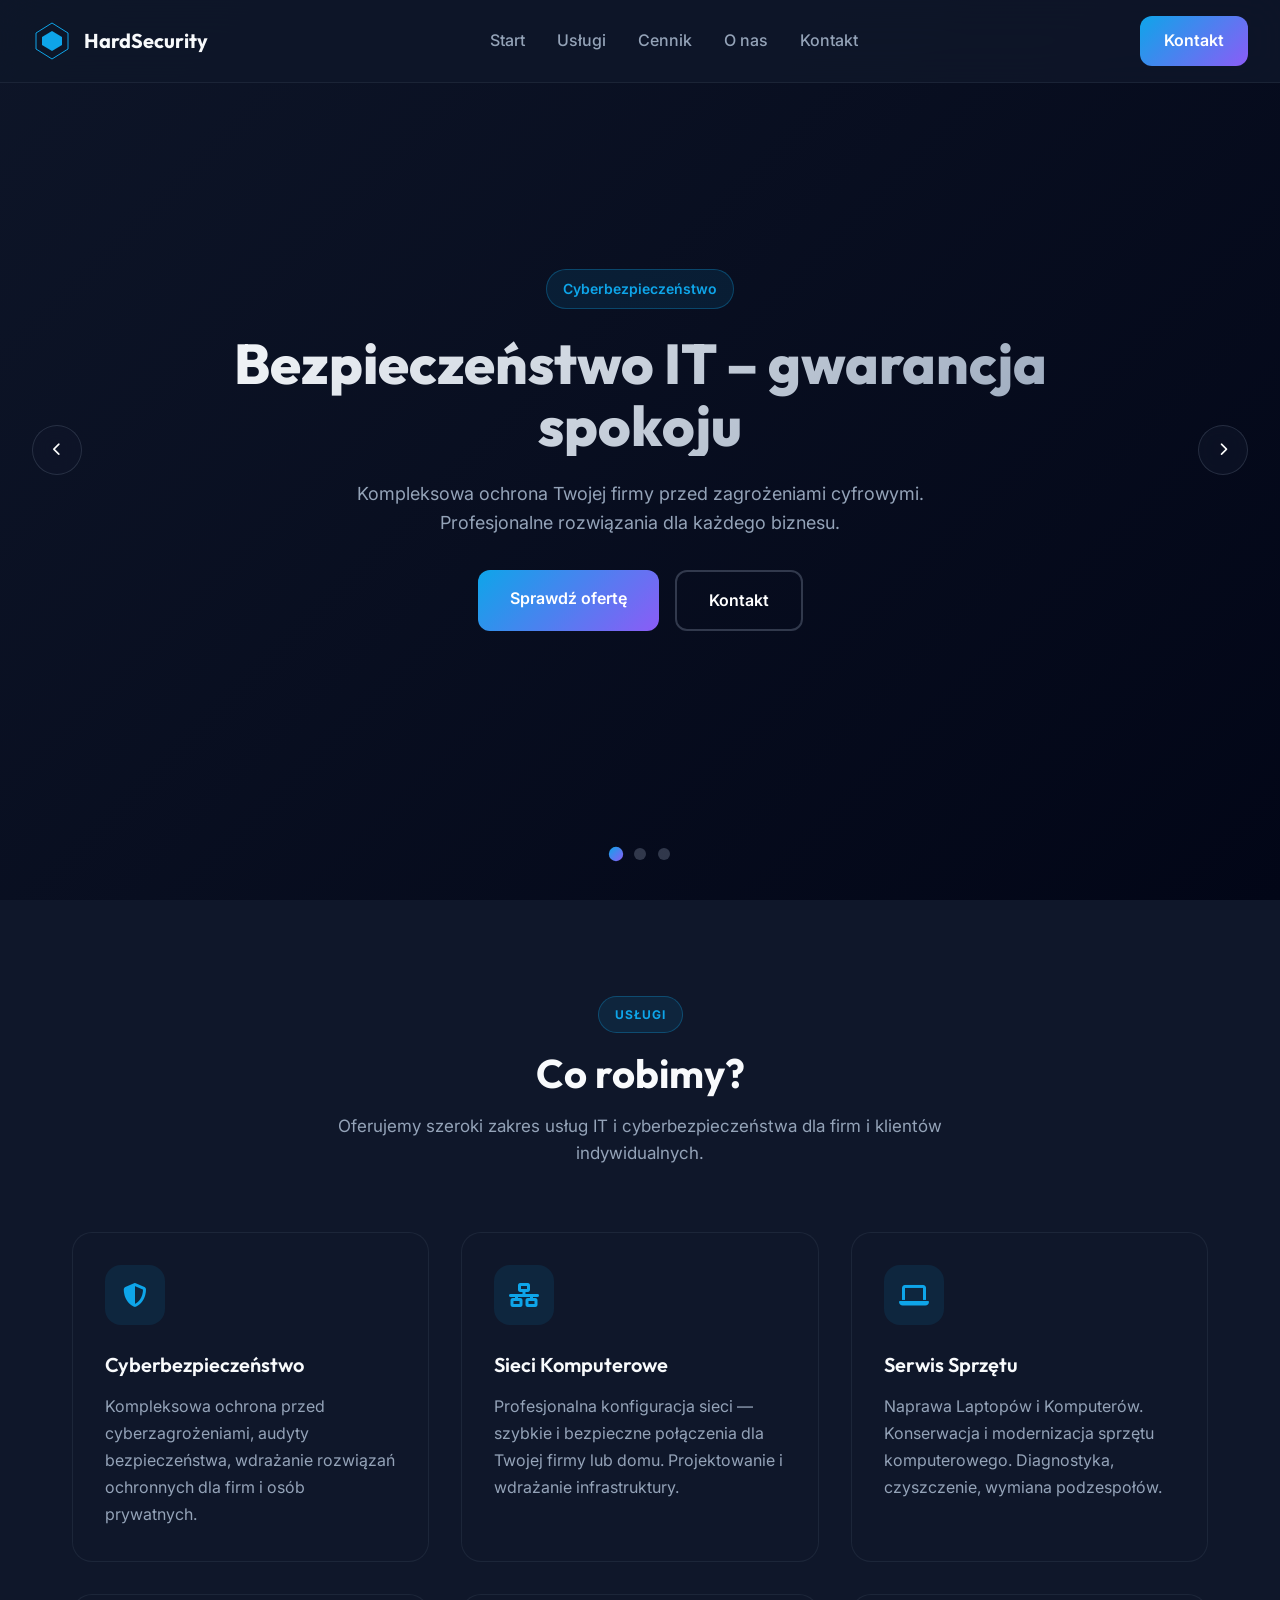
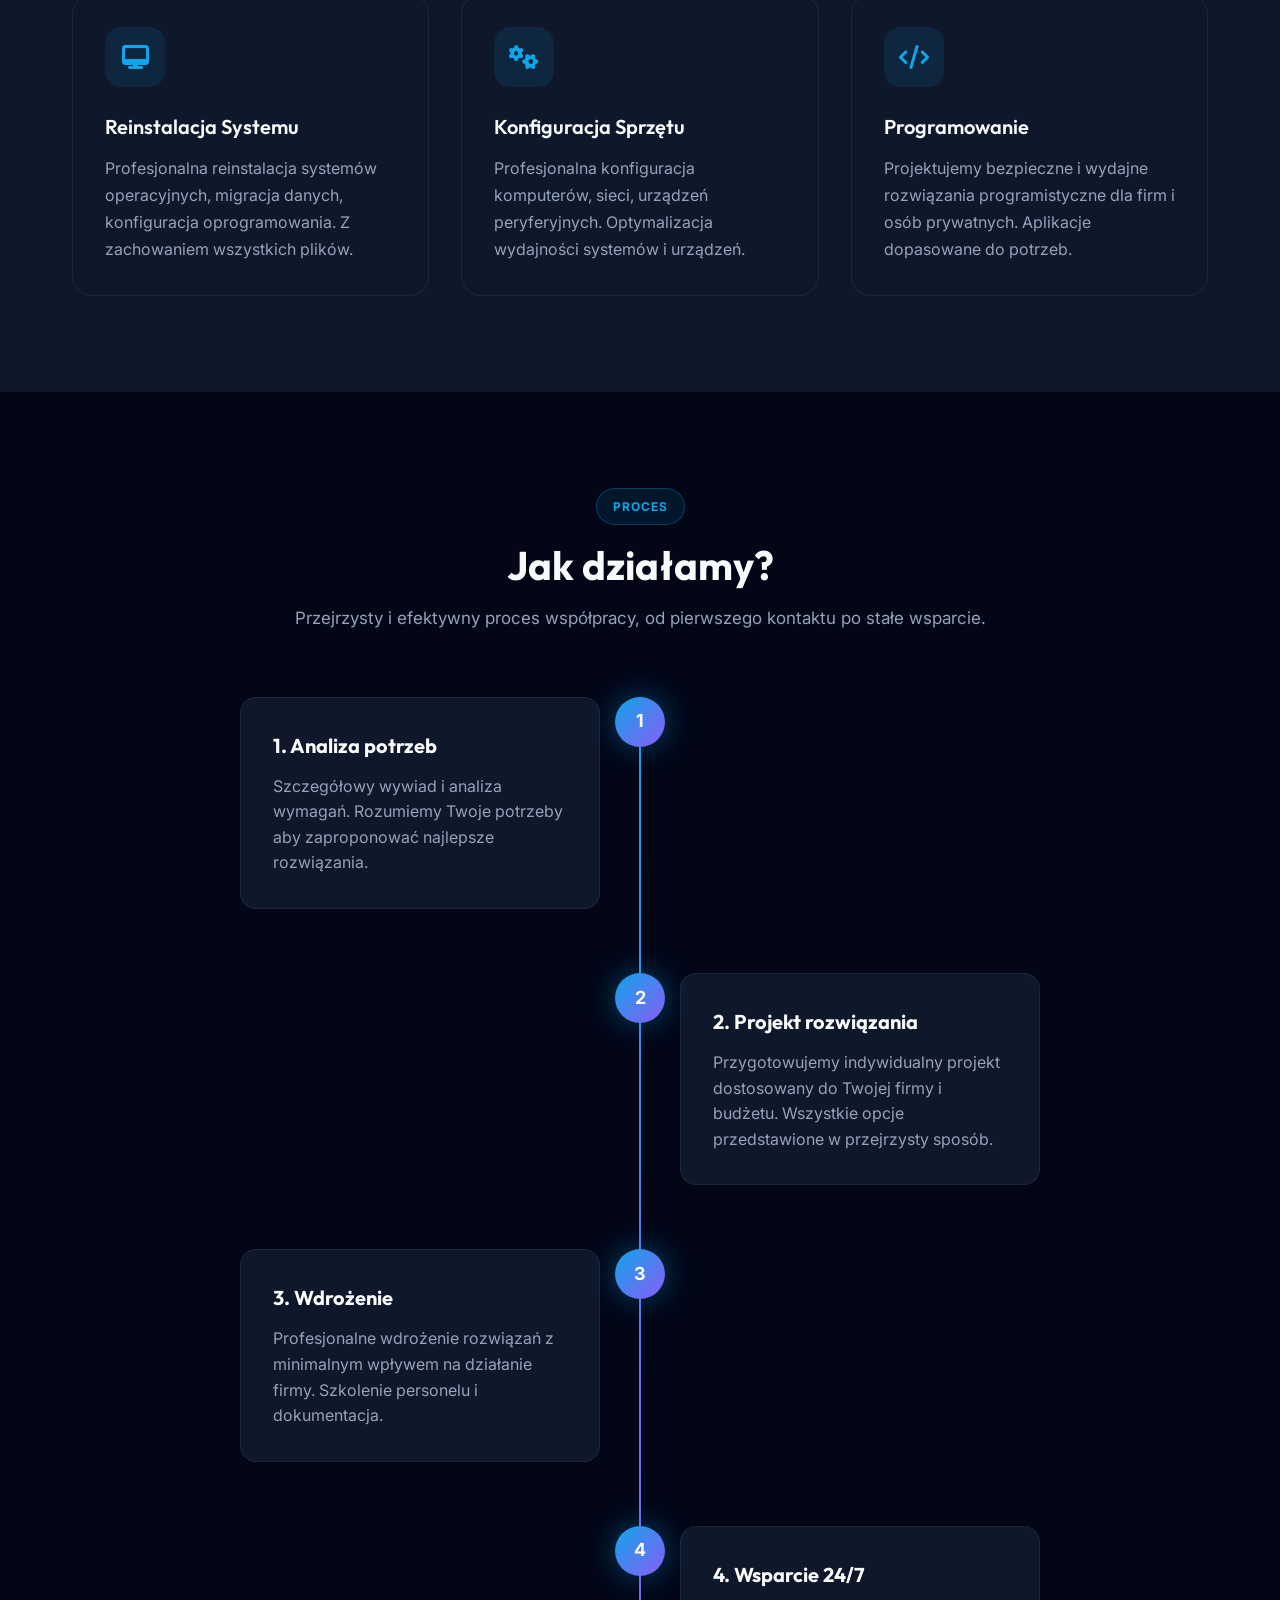
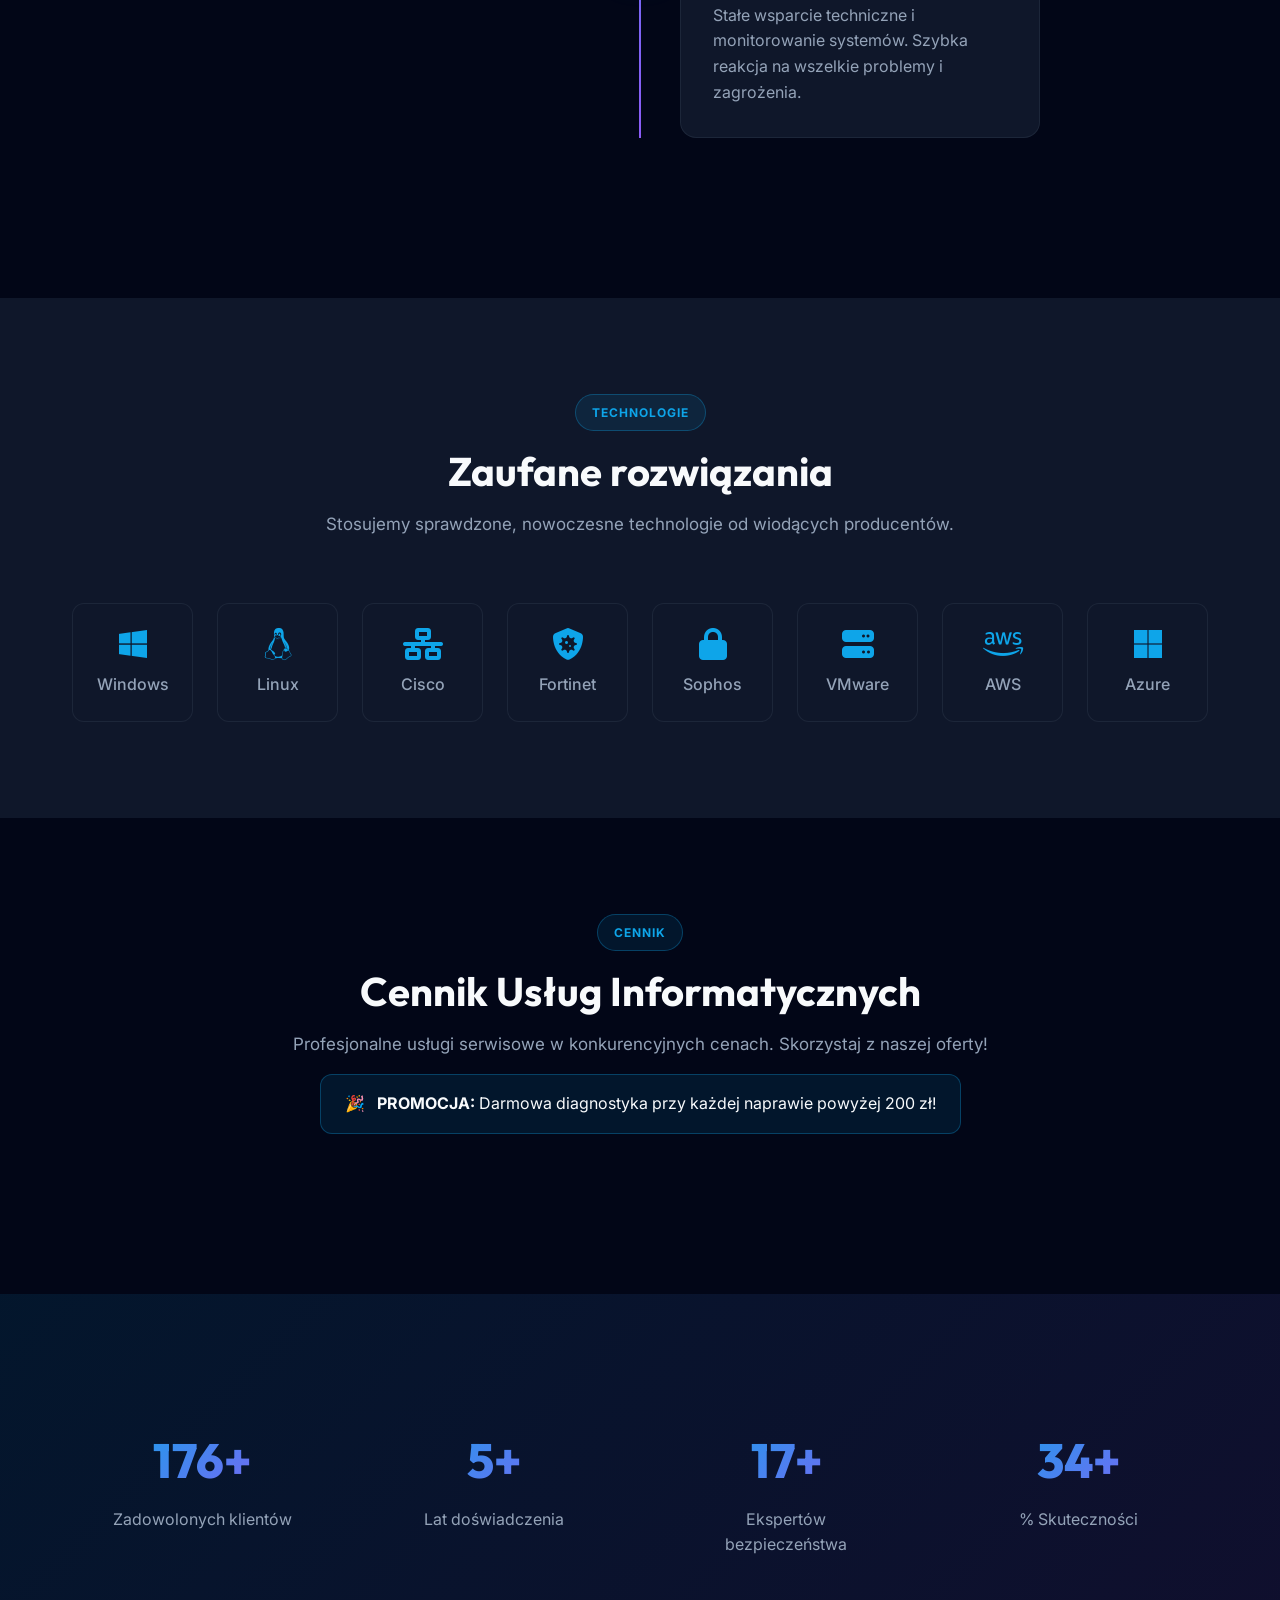
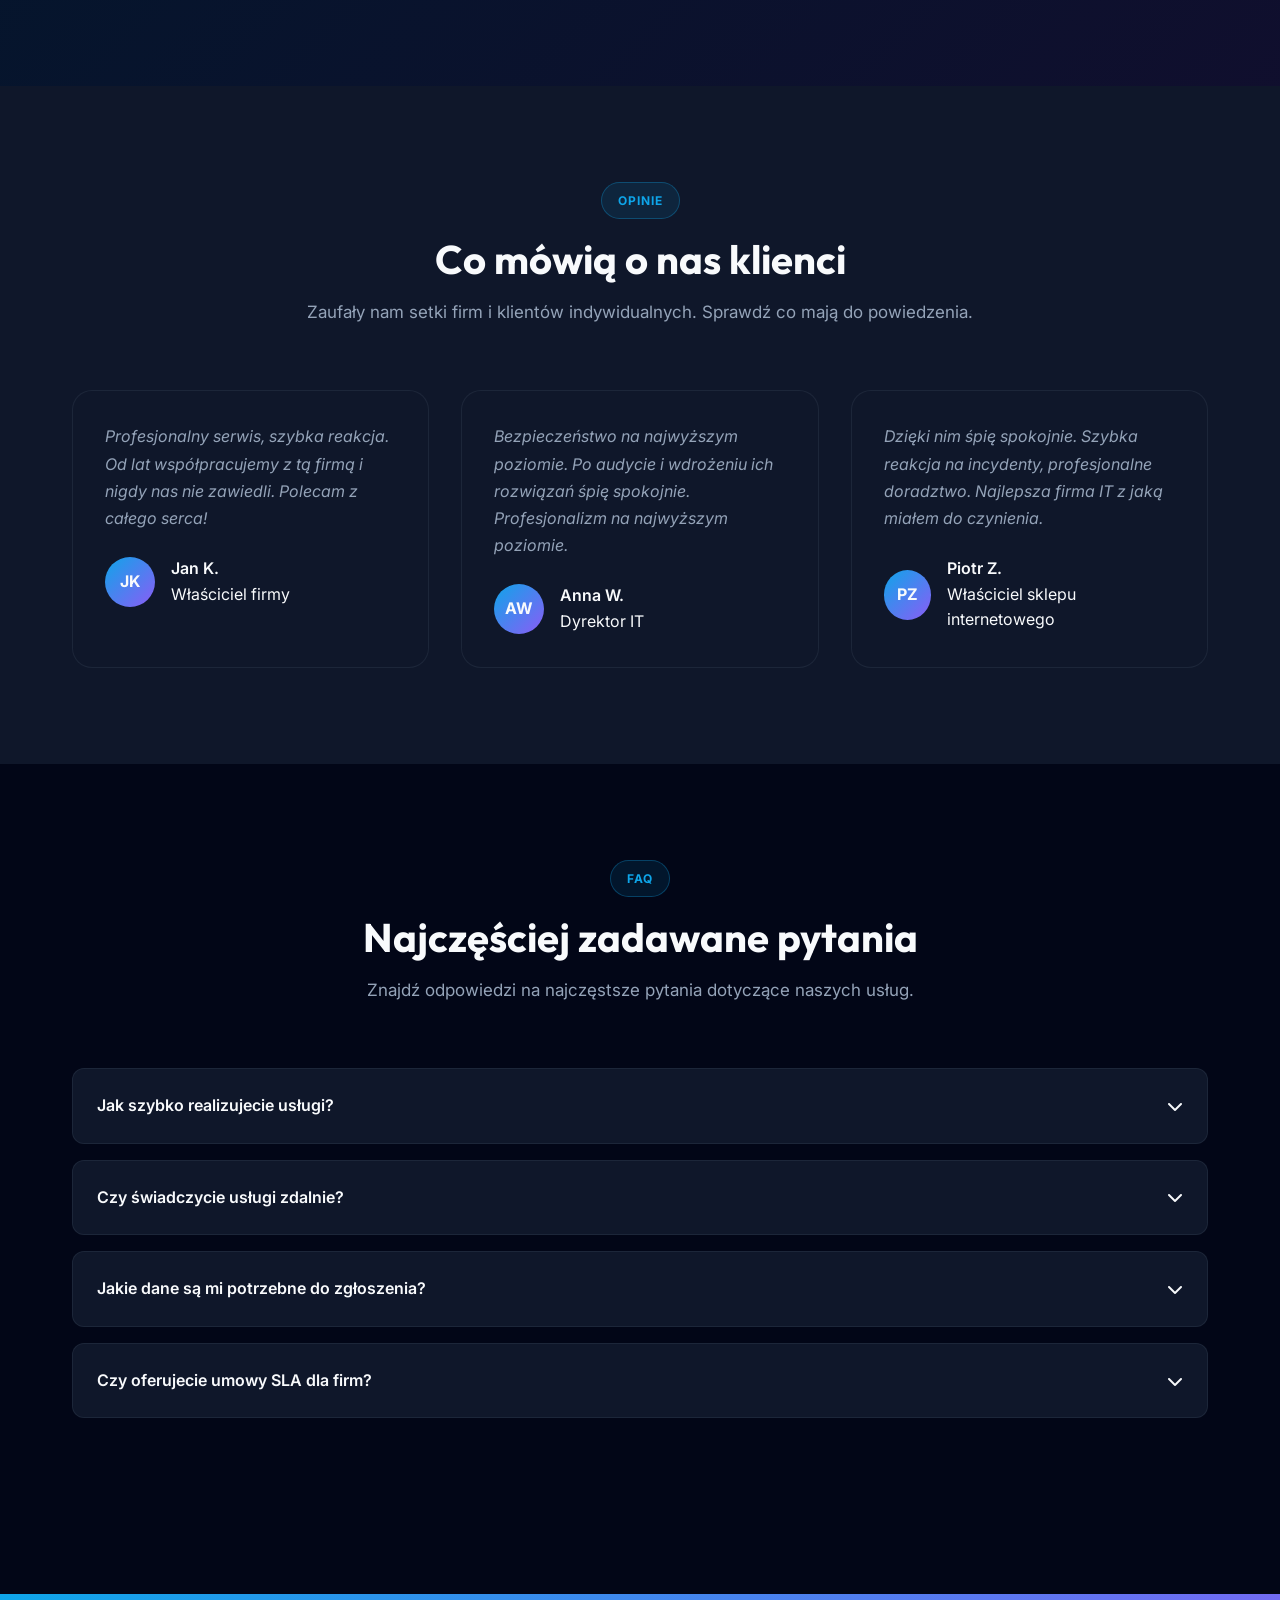
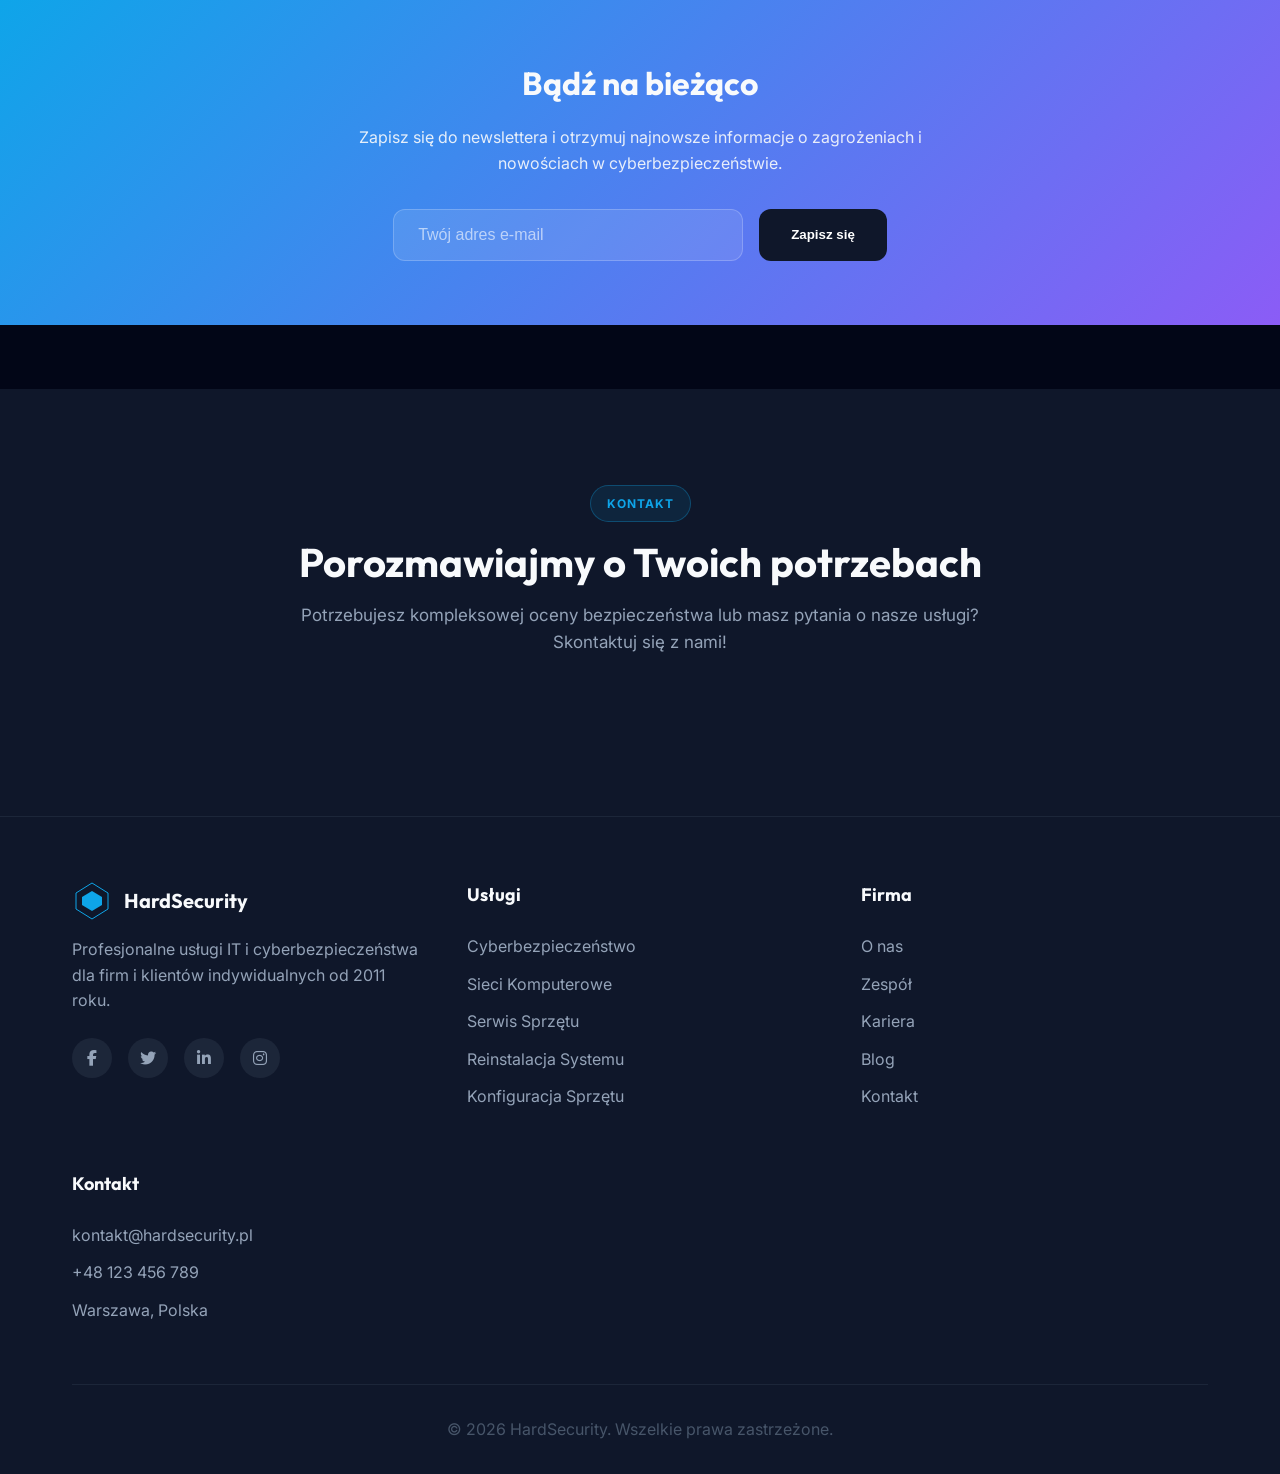
<file: Szablon do strony/modern-hardsecurity.html>
<!DOCTYPE html>
<html lang="pl">
<head>
    <meta charset="UTF-8">
    <meta name="viewport" content="width=device-width, initial-scale=1.0">
    <title>HardSecurity | Profesjonalne usługi IT i cyberbezpieczeństwa</title>
    
    <!-- Google Fonts -->
    <link rel="preconnect" href="https://fonts.googleapis.com">
    <link rel="preconnect" href="https://fonts.gstatic.com" crossorigin>
    <link href="https://fonts.googleapis.com/css2?family=Inter:wght@300;400;500;600;700;800&family=Outfit:wght@400;500;600;700&display=swap" rel="stylesheet">
    
    <!-- Font Awesome -->
    <link rel="stylesheet" href="https://cdnjs.cloudflare.com/ajax/libs/font-awesome/6.5.1/css/all.min.css">
    
    <style>
        * {
            margin: 0;
            padding: 0;
            box-sizing: border-box;
        }

        :root {
            --primary: #0ea5e9;
            --secondary: #8b5cf6;
            --accent: #f43f5e;
            --dark: #0f172a;
            --darker: #020617;
            --gray: #475569;
            --light-gray: #94a3b8;
            --white: #f8fafc;
            --gradient: linear-gradient(135deg, var(--primary), var(--secondary));
            --shadow: 0 20px 60px rgba(0, 0, 0, 0.3);
            --shadow-sm: 0 10px 30px rgba(0, 0, 0, 0.2);
        }

        html {
            scroll-behavior: smooth;
        }

        body {
            font-family: 'Inter', sans-serif;
            background-color: var(--darker);
            color: var(--white);
            line-height: 1.6;
            overflow-x: hidden;
        }

        /* Scroll Progress Bar */
        #scroll-progress {
            position: fixed;
            top: 0;
            left: 0;
            height: 3px;
            background: var(--gradient);
            z-index: 9999;
            transition: width 0.1s linear;
        }

        /* Scroll to top */
        #scroll-top {
            position: fixed;
            bottom: 30px;
            right: 30px;
            width: 50px;
            height: 50px;
            border-radius: 50%;
            background: var(--gradient);
            color: white;
            border: none;
            cursor: pointer;
            opacity: 0;
            transform: translateY(20px);
            transition: all 0.3s ease;
            z-index: 9998;
            display: flex;
            align-items: center;
            justify-content: center;
            font-size: 18px;
        }

        #scroll-top.visible {
            opacity: 1;
            transform: translateY(0);
        }

        #scroll-top:hover {
            transform: translateY(-3px);
            box-shadow: var(--shadow);
        }

        /* Navigation */
        nav {
            position: fixed;
            top: 0;
            left: 0;
            right: 0;
            z-index: 9990;
            background: rgba(15, 23, 42, 0.85);
            backdrop-filter: blur(20px);
            border-bottom: 1px solid rgba(148, 163, 184, 0.1);
            transition: all 0.3s ease;
        }

        nav.scrolled {
            background: rgba(15, 23, 42, 0.95);
            box-shadow: 0 10px 40px rgba(0, 0, 0, 0.3);
        }

        .nav-container {
            max-width: 1400px;
            margin: 0 auto;
            padding: 1rem 2rem;
            display: flex;
            align-items: center;
            justify-content: space-between;
        }

        .logo {
            display: flex;
            align-items: center;
            gap: 0.75rem;
            text-decoration: none;
        }

        .logo-icon {
            width: 40px;
            height: 40px;
        }

        .logo-text {
            font-family: 'Outfit', sans-serif;
            font-size: 1.25rem;
            font-weight: 700;
            color: var(--white);
        }

        .nav-links {
            display: flex;
            gap: 2rem;
            list-style: none;
        }

        .nav-links a {
            color: var(--light-gray);
            text-decoration: none;
            font-weight: 500;
            transition: all 0.3s ease;
            position: relative;
        }

        .nav-links a::after {
            content: '';
            position: absolute;
            bottom: -4px;
            left: 0;
            width: 0;
            height: 2px;
            background: var(--gradient);
            transition: width 0.3s ease;
        }

        .nav-links a:hover {
            color: var(--white);
        }

        .nav-links a:hover::after {
            width: 100%;
        }

        .nav-cta {
            padding: 0.75rem 1.5rem;
            background: var(--gradient);
            color: white;
            border-radius: 12px;
            text-decoration: none;
            font-weight: 600;
            transition: all 0.3s ease;
        }

        .nav-cta:hover {
            transform: translateY(-2px);
            box-shadow: var(--shadow-sm);
        }

        /* Hero Slider */
        .hero-slider {
            position: relative;
            height: 100vh;
            overflow: hidden;
        }

        .slide {
            position: absolute;
            top: 0;
            left: 0;
            width: 100%;
            height: 100%;
            opacity: 0;
            transition: opacity 0.8s ease;
            display: flex;
            align-items: center;
            justify-content: center;
        }

        .slide.active {
            opacity: 1;
        }

        .slide-bg {
            position: absolute;
            top: 0;
            left: 0;
            width: 100%;
            height: 100%;
            background-size: cover;
            background-position: center;
            filter: brightness(0.3);
        }

        .slide-gradient {
            position: absolute;
            top: 0;
            left: 0;
            width: 100%;
            height: 100%;
            background: linear-gradient(135deg, rgba(15, 23, 42, 0.9), rgba(2, 6, 23, 0.7));
        }

        .slide-content {
            position: relative;
            z-index: 10;
            max-width: 1000px;
            text-align: center;
            padding: 0 2rem;
        }

        .slide-tag {
            display: inline-block;
            padding: 0.5rem 1rem;
            background: rgba(14, 165, 233, 0.1);
            border: 1px solid rgba(14, 165, 233, 0.3);
            border-radius: 50px;
            color: var(--primary);
            font-size: 0.875rem;
            font-weight: 600;
            margin-bottom: 1.5rem;
        }

        .slide-title {
            font-family: 'Outfit', sans-serif;
            font-size: 3.5rem;
            font-weight: 800;
            line-height: 1.1;
            margin-bottom: 1.5rem;
            background: linear-gradient(135deg, var(--white), var(--light-gray));
            -webkit-background-clip: text;
            -webkit-text-fill-color: transparent;
            background-clip: text;
        }

        .slide-desc {
            font-size: 1.125rem;
            color: var(--light-gray);
            max-width: 600px;
            margin: 0 auto 2rem;
        }

        .slide-buttons {
            display: flex;
            gap: 1rem;
            justify-content: center;
            flex-wrap: wrap;
        }

        .btn-primary {
            padding: 1rem 2rem;
            background: var(--gradient);
            color: white;
            border-radius: 12px;
            text-decoration: none;
            font-weight: 600;
            transition: all 0.3s ease;
            border: none;
            cursor: pointer;
            font-size: 1rem;
        }

        .btn-primary:hover {
            transform: translateY(-3px);
            box-shadow: var(--shadow);
        }

        .btn-secondary {
            padding: 1rem 2rem;
            background: transparent;
            color: white;
            border: 2px solid rgba(148, 163, 184, 0.3);
            border-radius: 12px;
            text-decoration: none;
            font-weight: 600;
            transition: all 0.3s ease;
        }

        .btn-secondary:hover {
            border-color: var(--primary);
            background: rgba(14, 165, 233, 0.05);
        }

        .slider-controls {
            position: absolute;
            bottom: 40px;
            left: 50%;
            transform: translateX(-50%);
            display: flex;
            gap: 0.75rem;
            z-index: 20;
        }

        .slider-dot {
            width: 12px;
            height: 12px;
            border-radius: 50%;
            background: rgba(148, 163, 184, 0.3);
            cursor: pointer;
            transition: all 0.3s ease;
        }

        .slider-dot.active {
            background: var(--gradient);
            transform: scale(1.2);
        }

        .slider-arrows {
            position: absolute;
            top: 50%;
            transform: translateY(-50%);
            left: 0;
            right: 0;
            display: flex;
            justify-content: space-between;
            padding: 0 2rem;
            z-index: 20;
        }

        .slider-arrow {
            width: 50px;
            height: 50px;
            border-radius: 50%;
            background: rgba(15, 23, 42, 0.6);
            backdrop-filter: blur(10px);
            border: 1px solid rgba(148, 163, 184, 0.2);
            color: white;
            cursor: pointer;
            display: flex;
            align-items: center;
            justify-content: center;
            transition: all 0.3s ease;
        }

        .slider-arrow:hover {
            background: var(--gradient);
            border-color: transparent;
        }

        /* General Section Styles */
        section {
            padding: 6rem 0;
            position: relative;
        }

        .container {
            max-width: 1200px;
            margin: 0 auto;
            padding: 0 2rem;
        }

        .section-header {
            text-align: center;
            max-width: 700px;
            margin: 0 auto 4rem;
        }

        .section-tag {
            display: inline-block;
            padding: 0.5rem 1rem;
            background: rgba(14, 165, 233, 0.1);
            border: 1px solid rgba(14, 165, 233, 0.3);
            border-radius: 50px;
            color: var(--primary);
            font-size: 0.75rem;
            font-weight: 700;
            text-transform: uppercase;
            letter-spacing: 1px;
            margin-bottom: 1rem;
        }

        .section-title {
            font-family: 'Outfit', sans-serif;
            font-size: 2.5rem;
            font-weight: 700;
            line-height: 1.2;
            margin-bottom: 1rem;
        }

        .section-desc {
            color: var(--light-gray);
            font-size: 1.0625rem;
        }

        /* Animation on Scroll */
        .animate-on-scroll {
            opacity: 0;
            transform: translateY(40px);
            transition: all 0.8s cubic-bezier(0.4, 0, 0.2, 1);
        }

        .animate-on-scroll.visible {
            opacity: 1;
            transform: translateY(0);
        }

        .animate-delay-1 { transition-delay: 0.1s; }
        .animate-delay-2 { transition-delay: 0.2s; }
        .animate-delay-3 { transition-delay: 0.3s; }
        .animate-delay-4 { transition-delay: 0.4s; }

        /* Services Section */
        .services-grid {
            display: grid;
            grid-template-columns: repeat(auto-fit, minmax(300px, 1fr));
            gap: 2rem;
        }

        .service-card {
            background: var(--dark);
            border: 1px solid rgba(148, 163, 184, 0.1);
            border-radius: 20px;
            padding: 2rem;
            transition: all 0.3s ease;
            position: relative;
            overflow: hidden;
        }

        .service-card::before {
            content: '';
            position: absolute;
            top: 0;
            left: 0;
            right: 0;
            height: 3px;
            background: var(--gradient);
            transform: scaleX(0);
            transition: transform 0.3s ease;
        }

        .service-card:hover {
            transform: translateY(-8px);
            box-shadow: var(--shadow);
            border-color: rgba(14, 165, 233, 0.3);
        }

        .service-card:hover::before {
            transform: scaleX(1);
        }

        .service-icon {
            width: 60px;
            height: 60px;
            border-radius: 16px;
            background: rgba(14, 165, 233, 0.1);
            display: flex;
            align-items: center;
            justify-content: center;
            font-size: 24px;
            color: var(--primary);
            margin-bottom: 1.5rem;
            transition: all 0.3s ease;
        }

        .service-card:hover .service-icon {
            background: var(--gradient);
            color: white;
            transform: rotate(8deg);
        }

        .service-card h3 {
            font-family: 'Outfit', sans-serif;
            font-size: 1.25rem;
            font-weight: 600;
            margin-bottom: 0.75rem;
        }

        .service-card p {
            color: var(--light-gray);
            line-height: 1.7;
        }

        /* How we work section */
        .timeline {
            position: relative;
            max-width: 800px;
            margin: 0 auto;
        }

        .timeline::before {
            content: '';
            position: absolute;
            left: 50%;
            transform: translateX(-50%);
            width: 2px;
            height: 100%;
            background: linear-gradient(180deg, var(--primary), var(--secondary));
        }

        .timeline-item {
            display: flex;
            margin-bottom: 4rem;
            position: relative;
        }

        .timeline-item:nth-child(even) {
            flex-direction: row-reverse;
        }

        .timeline-content {
            width: 45%;
            background: var(--dark);
            border: 1px solid rgba(148, 163, 184, 0.1);
            border-radius: 16px;
            padding: 2rem;
            transition: all 0.3s ease;
        }

        .timeline-content:hover {
            transform: translateY(-5px);
            box-shadow: var(--shadow-sm);
            border-color: rgba(14, 165, 233, 0.3);
        }

        .timeline-number {
            position: absolute;
            left: 50%;
            transform: translateX(-50%);
            width: 50px;
            height: 50px;
            border-radius: 50%;
            background: var(--gradient);
            display: flex;
            align-items: center;
            justify-content: center;
            font-weight: 700;
            font-size: 1.125rem;
            box-shadow: 0 0 30px rgba(14, 165, 233, 0.4);
        }

        .timeline-content h3 {
            font-family: 'Outfit', sans-serif;
            font-size: 1.25rem;
            margin-bottom: 0.75rem;
        }

        .timeline-content p {
            color: var(--light-gray);
        }

        /* Technologies Section */
        .tech-grid {
            display: grid;
            grid-template-columns: repeat(auto-fit, minmax(120px, 1fr));
            gap: 1.5rem;
        }

        .tech-item {
            background: var(--dark);
            border: 1px solid rgba(148, 163, 184, 0.1);
            border-radius: 12px;
            padding: 1.5rem;
            text-align: center;
            transition: all 0.3s ease;
        }

        .tech-item:hover {
            transform: translateY(-5px);
            border-color: rgba(14, 165, 233, 0.3);
            box-shadow: var(--shadow-sm);
        }

        .tech-item i {
            font-size: 32px;
            color: var(--primary);
            margin-bottom: 0.75rem;
        }

        .tech-item span {
            display: block;
            font-weight: 500;
            color: var(--light-gray);
        }

        /* Testimonials */
        .testimonials-grid {
            display: grid;
            grid-template-columns: repeat(auto-fit, minmax(320px, 1fr));
            gap: 2rem;
        }

        .testimonial-card {
            background: var(--dark);
            border: 1px solid rgba(148, 163, 184, 0.1);
            border-radius: 20px;
            padding: 2rem;
            transition: all 0.3s ease;
        }

        .testimonial-card:hover {
            transform: translateY(-8px);
            box-shadow: var(--shadow);
            border-color: rgba(14, 165, 233, 0.3);
        }

        .testimonial-text {
            font-size: 1rem;
            line-height: 1.7;
            margin-bottom: 1.5rem;
            color: var(--light-gray);
            font-style: italic;
        }

        .testimonial-author {
            display: flex;
            align-items: center;
            gap: 1rem;
        }

        .testimonial-avatar {
            width: 50px;
            height: 50px;
            border-radius: 50%;
            background: var(--gradient);
            display: flex;
            align-items: center;
            justify-content: center;
            font-weight: 700;
        }

        .testimonial-name {
            font-weight: 600;
        }

        /* Stats Section */
        .stats-grid {
            display: grid;
            grid-template-columns: repeat(auto-fit, minmax(200px, 1fr));
            gap: 2rem;
            text-align: center;
        }

        .stat-item {
            padding: 2rem;
        }

        .stat-number {
            font-family: 'Outfit', sans-serif;
            font-size: 3rem;
            font-weight: 800;
            background: var(--gradient);
            -webkit-background-clip: text;
            -webkit-text-fill-color: transparent;
            background-clip: text;
            margin-bottom: 0.5rem;
        }

        .stat-label {
            color: var(--light-gray);
            font-size: 1rem;
        }

        /* FAQ Section */
        .faq-item {
            background: var(--dark);
            border: 1px solid rgba(148, 163, 184, 0.1);
            border-radius: 12px;
            margin-bottom: 1rem;
            overflow: hidden;
        }

        .faq-question {
            padding: 1.5rem;
            cursor: pointer;
            display: flex;
            justify-content: space-between;
            align-items: center;
            font-weight: 600;
            transition: all 0.3s ease;
        }

        .faq-question:hover {
            background: rgba(14, 165, 233, 0.05);
        }

        .faq-question i {
            transition: transform 0.3s ease;
        }

        .faq-item.open .faq-question i {
            transform: rotate(180deg);
        }

        .faq-answer {
            max-height: 0;
            overflow: hidden;
            transition: max-height 0.3s ease;
        }

        .faq-item.open .faq-answer {
            max-height: 200px;
        }

        .faq-answer-content {
            padding: 0 1.5rem 1.5rem;
            color: var(--light-gray);
        }

        /* Newsletter */
        .newsletter-section {
            background: linear-gradient(135deg, var(--primary), var(--secondary));
            padding: 4rem 0;
            margin: 4rem 0;
        }

        .newsletter-content {
            max-width: 700px;
            margin: 0 auto;
            text-align: center;
            padding: 0 2rem;
        }

        .newsletter-content h2 {
            font-family: 'Outfit', sans-serif;
            font-size: 2rem;
            margin-bottom: 1rem;
        }

        .newsletter-content p {
            margin-bottom: 2rem;
            opacity: 0.9;
        }

        .newsletter-form {
            display: flex;
            gap: 1rem;
            justify-content: center;
            flex-wrap: wrap;
        }

        .newsletter-form input {
            padding: 1rem 1.5rem;
            border: none;
            border-radius: 12px;
            font-size: 1rem;
            width: 100%;
            max-width: 350px;
            background: rgba(255, 255, 255, 0.1);
            color: white;
            border: 1px solid rgba(255, 255, 255, 0.2);
        }

        .newsletter-form input::placeholder {
            color: rgba(255, 255, 255, 0.6);
        }

        .newsletter-form button {
            padding: 1rem 2rem;
            background: var(--dark);
            color: white;
            border: none;
            border-radius: 12px;
            font-weight: 600;
            cursor: pointer;
            transition: all 0.3s ease;
        }

        .newsletter-form button:hover {
            background: var(--darker);
            transform: translateY(-2px);
        }

        /* Footer */
        footer {
            background: var(--dark);
            border-top: 1px solid rgba(148, 163, 184, 0.1);
            padding: 4rem 0 2rem;
        }

        .footer-content {
            display: grid;
            grid-template-columns: repeat(auto-fit, minmax(250px, 1fr));
            gap: 3rem;
            margin-bottom: 3rem;
        }

        .footer-logo {
            margin-bottom: 1rem;
        }

        .footer-desc {
            color: var(--light-gray);
            margin-bottom: 1.5rem;
        }

        .footer-social {
            display: flex;
            gap: 1rem;
        }

        .footer-social a {
            width: 40px;
            height: 40px;
            border-radius: 50%;
            background: rgba(148, 163, 184, 0.1);
            display: flex;
            align-items: center;
            justify-content: center;
            color: var(--light-gray);
            text-decoration: none;
            transition: all 0.3s ease;
        }

        .footer-social a:hover {
            background: var(--gradient);
            color: white;
            transform: translateY(-3px);
        }

        .footer-links h4 {
            font-family: 'Outfit', sans-serif;
            font-size: 1.125rem;
            margin-bottom: 1.5rem;
        }

        .footer-links ul {
            list-style: none;
        }

        .footer-links li {
            margin-bottom: 0.75rem;
        }

        .footer-links a {
            color: var(--light-gray);
            text-decoration: none;
            transition: all 0.3s ease;
        }

        .footer-links a:hover {
            color: var(--primary);
        }

        .footer-bottom {
            padding-top: 2rem;
            border-top: 1px solid rgba(148, 163, 184, 0.1);
            text-align: center;
            color: var(--gray);
        }

        /* Responsive */
        @media (max-width: 768px) {
            .slide-title {
                font-size: 2rem;
            }

            .section-title {
                font-size: 1.75rem;
            }

            .nav-links {
                display: none;
            }

            .timeline::before {
                left: 25px;
            }

            .timeline-item,
            .timeline-item:nth-child(even) {
                flex-direction: row;
            }

            .timeline-content {
                width: calc(100% - 70px);
                margin-left: 70px;
            }

            .timeline-number {
                left: 25px;
            }
        }
    </style>
</head>
<body>
    <!-- Scroll Progress Bar -->
    <div id="scroll-progress"></div>

    <!-- Scroll to Top Button -->
    <button id="scroll-top">
        <i class="fas fa-arrow-up"></i>
    </button>

    <!-- Navigation -->
    <nav id="navbar">
        <div class="nav-container">
            <a href="#" class="logo">
                <svg class="logo-icon" viewBox="0 0 40 40" fill="none" xmlns="http://www.w3.org/2000/svg">
                    <path d="M20 2L4 12V28L20 38L36 28V12L20 2Z" stroke="#0ea5e9" strokeWidth="2" fill="none"/>
                    <path d="M20 10L10 16V24L20 30L30 24V16L20 10Z" fill="#0ea5e9"/>
                </svg>
                <span class="logo-text">HardSecurity</span>
            </a>
            
            <ul class="nav-links">
                <li><a href="#home">Start</a></li>
                <li><a href="#services">Usługi</a></li>
                <li><a href="#pricing">Cennik</a></li>
                <li><a href="#about">O nas</a></li>
                <li><a href="#contact">Kontakt</a></li>
            </ul>
            
            <a href="#contact" class="nav-cta">Kontakt</a>
        </div>
    </nav>

    <!-- Hero Slider -->
    <section class="hero-slider" id="home">
        <div class="slide active">
            <div class="slide-bg" style="background-image: url('https://images.unsplash.com/photo-1558494949-ef010cbdcc31?w=1920&q=80')"></div>
            <div class="slide-gradient"></div>
            <div class="slide-content">
                <span class="slide-tag">Cyberbezpieczeństwo</span>
                <h1 class="slide-title">Bezpieczeństwo IT – gwarancja spokoju</h1>
                <p class="slide-desc">Kompleksowa ochrona Twojej firmy przed zagrożeniami cyfrowymi. Profesjonalne rozwiązania dla każdego biznesu.</p>
                <div class="slide-buttons">
                    <a href="#pricing" class="btn-primary">Sprawdź ofertę</a>
                    <a href="#contact" class="btn-secondary">Kontakt</a>
                </div>
            </div>
        </div>

        <div class="slide">
            <div class="slide-bg" style="background-image: url('https://images.unsplash.com/photo-1563986768609-322da13575f3?w=1920&q=80')"></div>
            <div class="slide-gradient"></div>
            <div class="slide-content">
                <span class="slide-tag">Dostępność 24/7</span>
                <h1 class="slide-title">Cyberochrona dla Twojej firmy 24/7</h1>
                <p class="slide-desc">Nasze centrum operacji monitoruje Twoje systemy całą dobę, 7 dni w tygodniu. Natychmiastowa reakcja na każde zagrożenie.</p>
                <div class="slide-buttons">
                    <a href="#services" class="btn-primary">Nasze usługi</a>
                    <a href="#contact" class="btn-secondary">Umów konsultację</a>
                </div>
            </div>
        </div>

        <div class="slide">
            <div class="slide-bg" style="background-image: url('https://images.unsplash.com/photo-1550751827-4bd374c3f58b?w=1920&q=80')"></div>
            <div class="slide-gradient"></div>
            <div class="slide-content">
                <span class="slide-tag">Profesjonalny serwis</span>
                <h1 class="slide-title">Szybki serwis i profesjonalne doradztwo</h1>
                <p class="slide-desc">Naprawy sprzętu, konfiguracja sieci, doradztwo techniczne. Wszystko czego potrzebujesz w jednym miejscu.</p>
                <div class="slide-buttons">
                    <a href="#pricing" class="btn-primary">Zobacz cennik</a>
                    <a href="#contact" class="btn-secondary">Zgłoś problem</a>
                </div>
            </div>
        </div>

        <div class="slider-arrows">
            <button class="slider-arrow" id="slider-prev">
                <i class="fas fa-chevron-left"></i>
            </button>
            <button class="slider-arrow" id="slider-next">
                <i class="fas fa-chevron-right"></i>
            </button>
        </div>

        <div class="slider-controls">
            <div class="slider-dot active" data-slide="0"></div>
            <div class="slider-dot" data-slide="1"></div>
            <div class="slider-dot" data-slide="2"></div>
        </div>
    </section>

    <!-- Services Section -->
    <section id="services" style="background: #0f172a;">
        <div class="container">
            <div class="section-header animate-on-scroll">
                <span class="section-tag">Usługi</span>
                <h2 class="section-title">Co robimy?</h2>
                <p class="section-desc">Oferujemy szeroki zakres usług IT i cyberbezpieczeństwa dla firm i klientów indywidualnych.</p>
            </div>

            <div class="services-grid">
                <div class="service-card animate-on-scroll animate-delay-1">
                    <div class="service-icon">
                        <i class="fas fa-shield-halved"></i>
                    </div>
                    <h3>Cyberbezpieczeństwo</h3>
                    <p>Kompleksowa ochrona przed cyberzagrożeniami, audyty bezpieczeństwa, wdrażanie rozwiązań ochronnych dla firm i osób prywatnych.</p>
                </div>

                <div class="service-card animate-on-scroll animate-delay-2">
                    <div class="service-icon">
                        <i class="fas fa-network-wired"></i>
                    </div>
                    <h3>Sieci Komputerowe</h3>
                    <p>Profesjonalna konfiguracja sieci — szybkie i bezpieczne połączenia dla Twojej firmy lub domu. Projektowanie i wdrażanie infrastruktury.</p>
                </div>

                <div class="service-card animate-on-scroll animate-delay-3">
                    <div class="service-icon">
                        <i class="fas fa-laptop"></i>
                    </div>
                    <h3>Serwis Sprzętu</h3>
                    <p>Naprawa Laptopów i Komputerów. Konserwacja i modernizacja sprzętu komputerowego. Diagnostyka, czyszczenie, wymiana podzespołów.</p>
                </div>

                <div class="service-card animate-on-scroll animate-delay-1">
                    <div class="service-icon">
                        <i class="fas fa-desktop"></i>
                    </div>
                    <h3>Reinstalacja Systemu</h3>
                    <p>Profesjonalna reinstalacja systemów operacyjnych, migracja danych, konfiguracja oprogramowania. Z zachowaniem wszystkich plików.</p>
                </div>

                <div class="service-card animate-on-scroll animate-delay-2">
                    <div class="service-icon">
                        <i class="fas fa-cogs"></i>
                    </div>
                    <h3>Konfiguracja Sprzętu</h3>
                    <p>Profesjonalna konfiguracja komputerów, sieci, urządzeń peryferyjnych. Optymalizacja wydajności systemów i urządzeń.</p>
                </div>

                <div class="service-card animate-on-scroll animate-delay-3">
                    <div class="service-icon">
                        <i class="fas fa-code"></i>
                    </div>
                    <h3>Programowanie</h3>
                    <p>Projektujemy bezpieczne i wydajne rozwiązania programistyczne dla firm i osób prywatnych. Aplikacje dopasowane do potrzeb.</p>
                </div>
            </div>
        </div>
    </section>

    <!-- How we work -->
    <section id="how-we-work">
        <div class="container">
            <div class="section-header animate-on-scroll">
                <span class="section-tag">Proces</span>
                <h2 class="section-title">Jak działamy?</h2>
                <p class="section-desc">Przejrzysty i efektywny proces współpracy, od pierwszego kontaktu po stałe wsparcie.</p>
            </div>

            <div class="timeline">
                <div class="timeline-item animate-on-scroll">
                    <div class="timeline-content">
                        <h3>1. Analiza potrzeb</h3>
                        <p>Szczegółowy wywiad i analiza wymagań. Rozumiemy Twoje potrzeby aby zaproponować najlepsze rozwiązania.</p>
                    </div>
                    <div class="timeline-number">1</div>
                </div>

                <div class="timeline-item animate-on-scroll">
                    <div class="timeline-content">
                        <h3>2. Projekt rozwiązania</h3>
                        <p>Przygotowujemy indywidualny projekt dostosowany do Twojej firmy i budżetu. Wszystkie opcje przedstawione w przejrzysty sposób.</p>
                    </div>
                    <div class="timeline-number">2</div>
                </div>

                <div class="timeline-item animate-on-scroll">
                    <div class="timeline-content">
                        <h3>3. Wdrożenie</h3>
                        <p>Profesjonalne wdrożenie rozwiązań z minimalnym wpływem na działanie firmy. Szkolenie personelu i dokumentacja.</p>
                    </div>
                    <div class="timeline-number">3</div>
                </div>

                <div class="timeline-item animate-on-scroll">
                    <div class="timeline-content">
                        <h3>4. Wsparcie 24/7</h3>
                        <p>Stałe wsparcie techniczne i monitorowanie systemów. Szybka reakcja na wszelkie problemy i zagrożenia.</p>
                    </div>
                    <div class="timeline-number">4</div>
                </div>
            </div>
        </div>
    </section>

    <!-- Technologies -->
    <section id="technologies" style="background: #0f172a;">
        <div class="container">
            <div class="section-header animate-on-scroll">
                <span class="section-tag">Technologie</span>
                <h2 class="section-title">Zaufane rozwiązania</h2>
                <p class="section-desc">Stosujemy sprawdzone, nowoczesne technologie od wiodących producentów.</p>
            </div>

            <div class="tech-grid">
                <div class="tech-item animate-on-scroll animate-delay-1">
                    <i class="fab fa-windows"></i>
                    <span>Windows</span>
                </div>
                <div class="tech-item animate-on-scroll animate-delay-2">
                    <i class="fab fa-linux"></i>
                    <span>Linux</span>
                </div>
                <div class="tech-item animate-on-scroll animate-delay-3">
                    <i class="fas fa-network-wired"></i>
                    <span>Cisco</span>
                </div>
                <div class="tech-item animate-on-scroll animate-delay-1">
                    <i class="fas fa-shield-virus"></i>
                    <span>Fortinet</span>
                </div>
                <div class="tech-item animate-on-scroll animate-delay-2">
                    <i class="fas fa-lock"></i>
                    <span>Sophos</span>
                </div>
                <div class="tech-item animate-on-scroll animate-delay-3">
                    <i class="fas fa-server"></i>
                    <span>VMware</span>
                </div>
                <div class="tech-item animate-on-scroll animate-delay-1">
                    <i class="fab fa-aws"></i>
                    <span>AWS</span>
                </div>
                <div class="tech-item animate-on-scroll animate-delay-2">
                    <i class="fab fa-microsoft"></i>
                    <span>Azure</span>
                </div>
            </div>
        </div>
    </section>

    <!-- Pricing -->
    <section id="pricing">
        <div class="container">
            <div class="section-header animate-on-scroll">
                <span class="section-tag">Cennik</span>
                <h2 class="section-title">Cennik Usług Informatycznych</h2>
                <p class="section-desc">Profesjonalne usługi serwisowe w konkurencyjnych cenach. Skorzystaj z naszej oferty!</p>
                <div style="margin-top: 1rem; padding: 1rem 1.5rem; background: rgba(14, 165, 233, 0.1); border: 1px solid rgba(14, 165, 233, 0.3); border-radius: 12px; display: inline-flex; align-items: center; gap: 0.75rem;">
                    <span>🎉</span>
                    <span><strong>PROMOCJA:</strong> Darmowa diagnostyka przy każdej naprawie powyżej 200 zł!</span>
                </div>
            </div>
        </div>
    </section>

    <!-- Stats -->
    <section id="stats" style="background: linear-gradient(135deg, rgba(14, 165, 233, 0.1), rgba(139, 92, 246, 0.1));">
        <div class="container">
            <div class="stats-grid">
                <div class="stat-item animate-on-scroll">
                    <div class="stat-number" data-count="500">0</div>
                    <div class="stat-label">Zadowolonych klientów</div>
                </div>
                <div class="stat-item animate-on-scroll animate-delay-1">
                    <div class="stat-number" data-count="15">0</div>
                    <div class="stat-label">Lat doświadczenia</div>
                </div>
                <div class="stat-item animate-on-scroll animate-delay-2">
                    <div class="stat-number" data-count="50">0</div>
                    <div class="stat-label">Ekspertów bezpieczeństwa</div>
                </div>
                <div class="stat-item animate-on-scroll animate-delay-3">
                    <div class="stat-number" data-count="99">0</div>
                    <div class="stat-label">% Skuteczności</div>
                </div>
            </div>
        </div>
    </section>

    <!-- Testimonials -->
    <section id="testimonials" style="background: #0f172a;">
        <div class="container">
            <div class="section-header animate-on-scroll">
                <span class="section-tag">Opinie</span>
                <h2 class="section-title">Co mówią o nas klienci</h2>
                <p class="section-desc">Zaufały nam setki firm i klientów indywidualnych. Sprawdź co mają do powiedzenia.</p>
            </div>

            <div class="testimonials-grid">
                <div class="testimonial-card animate-on-scroll animate-delay-1">
                    <p class="testimonial-text">Profesjonalny serwis, szybka reakcja. Od lat współpracujemy z tą firmą i nigdy nas nie zawiedli. Polecam z całego serca!</p>
                    <div class="testimonial-author">
                        <div class="testimonial-avatar">JK</div>
                        <div>
                            <div class="testimonial-name">Jan K.</div>
                            <div class="testimonial-company">Właściciel firmy</div>
                        </div>
                    </div>
                </div>

                <div class="testimonial-card animate-on-scroll animate-delay-2">
                    <p class="testimonial-text">Bezpieczeństwo na najwyższym poziomie. Po audycie i wdrożeniu ich rozwiązań śpię spokojnie. Profesjonalizm na najwyższym poziomie.</p>
                    <div class="testimonial-author">
                        <div class="testimonial-avatar">AW</div>
                        <div>
                            <div class="testimonial-name">Anna W.</div>
                            <div class="testimonial-company">Dyrektor IT</div>
                        </div>
                    </div>
                </div>

                <div class="testimonial-card animate-on-scroll animate-delay-3">
                    <p class="testimonial-text">Dzięki nim śpię spokojnie. Szybka reakcja na incydenty, profesjonalne doradztwo. Najlepsza firma IT z jaką miałem do czynienia.</p>
                    <div class="testimonial-author">
                        <div class="testimonial-avatar">PZ</div>
                        <div>
                            <div class="testimonial-name">Piotr Z.</div>
                            <div class="testimonial-company">Właściciel sklepu internetowego</div>
                        </div>
                    </div>
                </div>
            </div>
        </div>
    </section>

    <!-- FAQ -->
    <section id="faq">
        <div class="container">
            <div class="section-header animate-on-scroll">
                <span class="section-tag">FAQ</span>
                <h2 class="section-title">Najczęściej zadawane pytania</h2>
                <p class="section-desc">Znajdź odpowiedzi na najczęstsze pytania dotyczące naszych usług.</p>
            </div>

            <div class="faq-list">
                <div class="faq-item animate-on-scroll">
                    <div class="faq-question">
                        <span>Jak szybko realizujecie usługi?</span>
                        <i class="fas fa-chevron-down"></i>
                    </div>
                    <div class="faq-answer">
                        <div class="faq-answer-content">
                            Standardowy czas realizacji wynosi od 1 do 3 dni roboczych w zależności od rodzaju usługi. Usługi awaryjne realizujemy nawet w ciągu kilku godzin.
                        </div>
                    </div>
                </div>

                <div class="faq-item animate-on-scroll">
                    <div class="faq-question">
                        <span>Czy świadczycie usługi zdalnie?</span>
                        <i class="fas fa-chevron-down"></i>
                    </div>
                    <div class="faq-answer">
                        <div class="faq-answer-content">
                            Tak, większość naszych usług możemy zrealizować zdalnie. Wystarczy stabilne połączenie internetowe. Dla serwisów sprzętowych konieczna jest wizyta stacjonarna.
                        </div>
                    </div>
                </div>

                <div class="faq-item animate-on-scroll">
                    <div class="faq-question">
                        <span>Jakie dane są mi potrzebne do zgłoszenia?</span>
                        <i class="fas fa-chevron-down"></i>
                    </div>
                    <div class="faq-answer">
                        <div class="faq-answer-content">
                            Wystarczy opis problemu, dane kontaktowe i w miarę możliwości zrzuty ekranu lub logi. Im więcej informacji tym szybciej będziemy mogli pomóc.
                        </div>
                    </div>
                </div>

                <div class="faq-item animate-on-scroll">
                    <div class="faq-question">
                        <span>Czy oferujecie umowy SLA dla firm?</span>
                        <i class="fas fa-chevron-down"></i>
                    </div>
                    <div class="faq-answer">
                        <div class="faq-answer-content">
                            Tak, oferujemy elastyczne umowy SLA z różnymi poziomami wsparcia. Gwarantujemy czas reakcji i dostępność usług. Skontaktuj się z nami aby otrzymać indywidualną ofertę.
                        </div>
                    </div>
                </div>
            </div>
        </div>
    </section>

    <!-- Newsletter -->
    <section class="newsletter-section">
        <div class="newsletter-content">
            <h2>Bądź na bieżąco</h2>
            <p>Zapisz się do newslettera i otrzymuj najnowsze informacje o zagrożeniach i nowościach w cyberbezpieczeństwie.</p>
            <form class="newsletter-form">
                <input type="email" placeholder="Twój adres e-mail">
                <button type="submit">Zapisz się</button>
            </form>
        </div>
    </section>

    <!-- Contact -->
    <section id="contact" style="background: #0f172a;">
        <div class="container">
            <div class="section-header animate-on-scroll">
                <span class="section-tag">Kontakt</span>
                <h2 class="section-title">Porozmawiajmy o Twoich potrzebach</h2>
                <p class="section-desc">Potrzebujesz kompleksowej oceny bezpieczeństwa lub masz pytania o nasze usługi? Skontaktuj się z nami!</p>
            </div>
        </div>
    </section>

    <!-- Footer -->
    <footer>
        <div class="container">
            <div class="footer-content">
                <div class="footer-about">
                    <div class="logo footer-logo">
                        <svg class="logo-icon" viewBox="0 0 40 40" fill="none" xmlns="http://www.w3.org/2000/svg">
                            <path d="M20 2L4 12V28L20 38L36 28V12L20 2Z" stroke="#0ea5e9" strokeWidth="2" fill="none"/>
                            <path d="M20 10L10 16V24L20 30L30 24V16L20 10Z" fill="#0ea5e9"/>
                        </svg>
                        <span class="logo-text">HardSecurity</span>
                    </div>
                    <p class="footer-desc">Profesjonalne usługi IT i cyberbezpieczeństwa dla firm i klientów indywidualnych od 2011 roku.</p>
                    <div class="footer-social">
                        <a href="#"><i class="fab fa-facebook-f"></i></a>
                        <a href="#"><i class="fab fa-twitter"></i></a>
                        <a href="#"><i class="fab fa-linkedin-in"></i></a>
                        <a href="#"><i class="fab fa-instagram"></i></a>
                    </div>
                </div>

                <div class="footer-links">
                    <h4>Usługi</h4>
                    <ul>
                        <li><a href="#">Cyberbezpieczeństwo</a></li>
                        <li><a href="#">Sieci Komputerowe</a></li>
                        <li><a href="#">Serwis Sprzętu</a></li>
                        <li><a href="#">Reinstalacja Systemu</a></li>
                        <li><a href="#">Konfiguracja Sprzętu</a></li>
                    </ul>
                </div>

                <div class="footer-links">
                    <h4>Firma</h4>
                    <ul>
                        <li><a href="#">O nas</a></li>
                        <li><a href="#">Zespół</a></li>
                        <li><a href="#">Kariera</a></li>
                        <li><a href="#">Blog</a></li>
                        <li><a href="#">Kontakt</a></li>
                    </ul>
                </div>

                <div class="footer-links">
                    <h4>Kontakt</h4>
                    <ul>
                        <li><a href="mailto:kontakt@hardsecurity.pl">kontakt@hardsecurity.pl</a></li>
                        <li><a href="tel:+48123456789">+48 123 456 789</a></li>
                        <li><a href="#">Warszawa, Polska</a></li>
                    </ul>
                </div>
            </div>

            <div class="footer-bottom">
                <p>&copy; 2026 HardSecurity. Wszelkie prawa zastrzeżone.</p>
            </div>
        </div>
    </footer>

    <script>
        // Scroll Progress Bar
        const scrollProgress = document.getElementById('scroll-progress');
        
        window.addEventListener('scroll', () => {
            const scrollTop = document.documentElement.scrollTop;
            const scrollHeight = document.documentElement.scrollHeight - document.documentElement.clientHeight;
            const progress = (scrollTop / scrollHeight) * 100;
            scrollProgress.style.width = progress + '%';
        });

        // Scroll to Top Button
        const scrollTopBtn = document.getElementById('scroll-top');
        
        window.addEventListener('scroll', () => {
            if (window.pageYOffset > 300) {
                scrollTopBtn.classList.add('visible');
            } else {
                scrollTopBtn.classList.remove('visible');
            }
        });

        scrollTopBtn.addEventListener('click', () => {
            window.scrollTo({ top: 0, behavior: 'smooth' });
        });

        // Navbar scroll effect
        const navbar = document.getElementById('navbar');
        
        window.addEventListener('scroll', () => {
            if (window.pageYOffset > 50) {
                navbar.classList.add('scrolled');
            } else {
                navbar.classList.remove('scrolled');
            }
        });

        // Hero Slider
        const slides = document.querySelectorAll('.slide');
        const dots = document.querySelectorAll('.slider-dot');
        const prevBtn = document.getElementById('slider-prev');
        const nextBtn = document.getElementById('slider-next');
        let currentSlide = 0;
        let autoSlideInterval;

        function showSlide(index) {
            slides.forEach((slide, i) => {
                slide.classList.remove('active');
                dots[i].classList.remove('active');
            });
            
            slides[index].classList.add('active');
            dots[index].classList.add('active');
            currentSlide = index;
        }

        function nextSlide() {
            const next = (currentSlide + 1) % slides.length;
            showSlide(next);
        }

        function prevSlide() {
            const prev = (currentSlide - 1 + slides.length) % slides.length;
            showSlide(prev);
        }

        function startAutoSlide() {
            autoSlideInterval = setInterval(nextSlide, 5000);
        }

        function stopAutoSlide() {
            clearInterval(autoSlideInterval);
        }

        nextBtn.addEventListener('click', () => {
            stopAutoSlide();
            nextSlide();
            startAutoSlide();
        });

        prevBtn.addEventListener('click', () => {
            stopAutoSlide();
            prevSlide();
            startAutoSlide();
        });

        dots.forEach((dot, index) => {
            dot.addEventListener('click', () => {
                stopAutoSlide();
                showSlide(index);
                startAutoSlide();
            });
        });

        startAutoSlide();

        // Animation on Scroll
        const observer = new IntersectionObserver((entries) => {
            entries.forEach(entry => {
                if (entry.isIntersecting) {
                    entry.target.classList.add('visible');
                }
            });
        }, { threshold: 0.1 });

        document.querySelectorAll('.animate-on-scroll').forEach(el => {
            observer.observe(el);
        });

        // Counter Animation
        const counters = document.querySelectorAll('.stat-number');
        const counterObserver = new IntersectionObserver((entries) => {
            entries.forEach(entry => {
                if (entry.isIntersecting) {
                    const counter = entry.target;
                    const target = parseInt(counter.getAttribute('data-count'));
                    const duration = 2000;
                    const step = target / (duration / 16);
                    let current = 0;

                    const updateCounter = () => {
                        current += step;
                        if (current < target) {
                            counter.textContent = Math.floor(current) + '+';
                            requestAnimationFrame(updateCounter);
                        } else {
                            counter.textContent = target + '+';
                        }
                    };

                    updateCounter();
                    counterObserver.unobserve(counter);
                }
            });
        }, { threshold: 0.5 });

        counters.forEach(counter => {
            counterObserver.observe(counter);
        });

        // FAQ Accordion
        document.querySelectorAll('.faq-question').forEach(question => {
            question.addEventListener('click', () => {
                const faqItem = question.parentElement;
                faqItem.classList.toggle('open');
            });
        });

        // Smooth scroll for anchor links
        document.querySelectorAll('a[href^="#"]').forEach(anchor => {
            anchor.addEventListener('click', function(e) {
                e.preventDefault();
                const target = document.querySelector(this.getAttribute('href'));
                if (target) {
                    window.scrollTo({
                        top: target.offsetTop - 80,
                        behavior: 'smooth'
                    });
                }
            });
        });
    </script>
</body>
</html>
</file>
